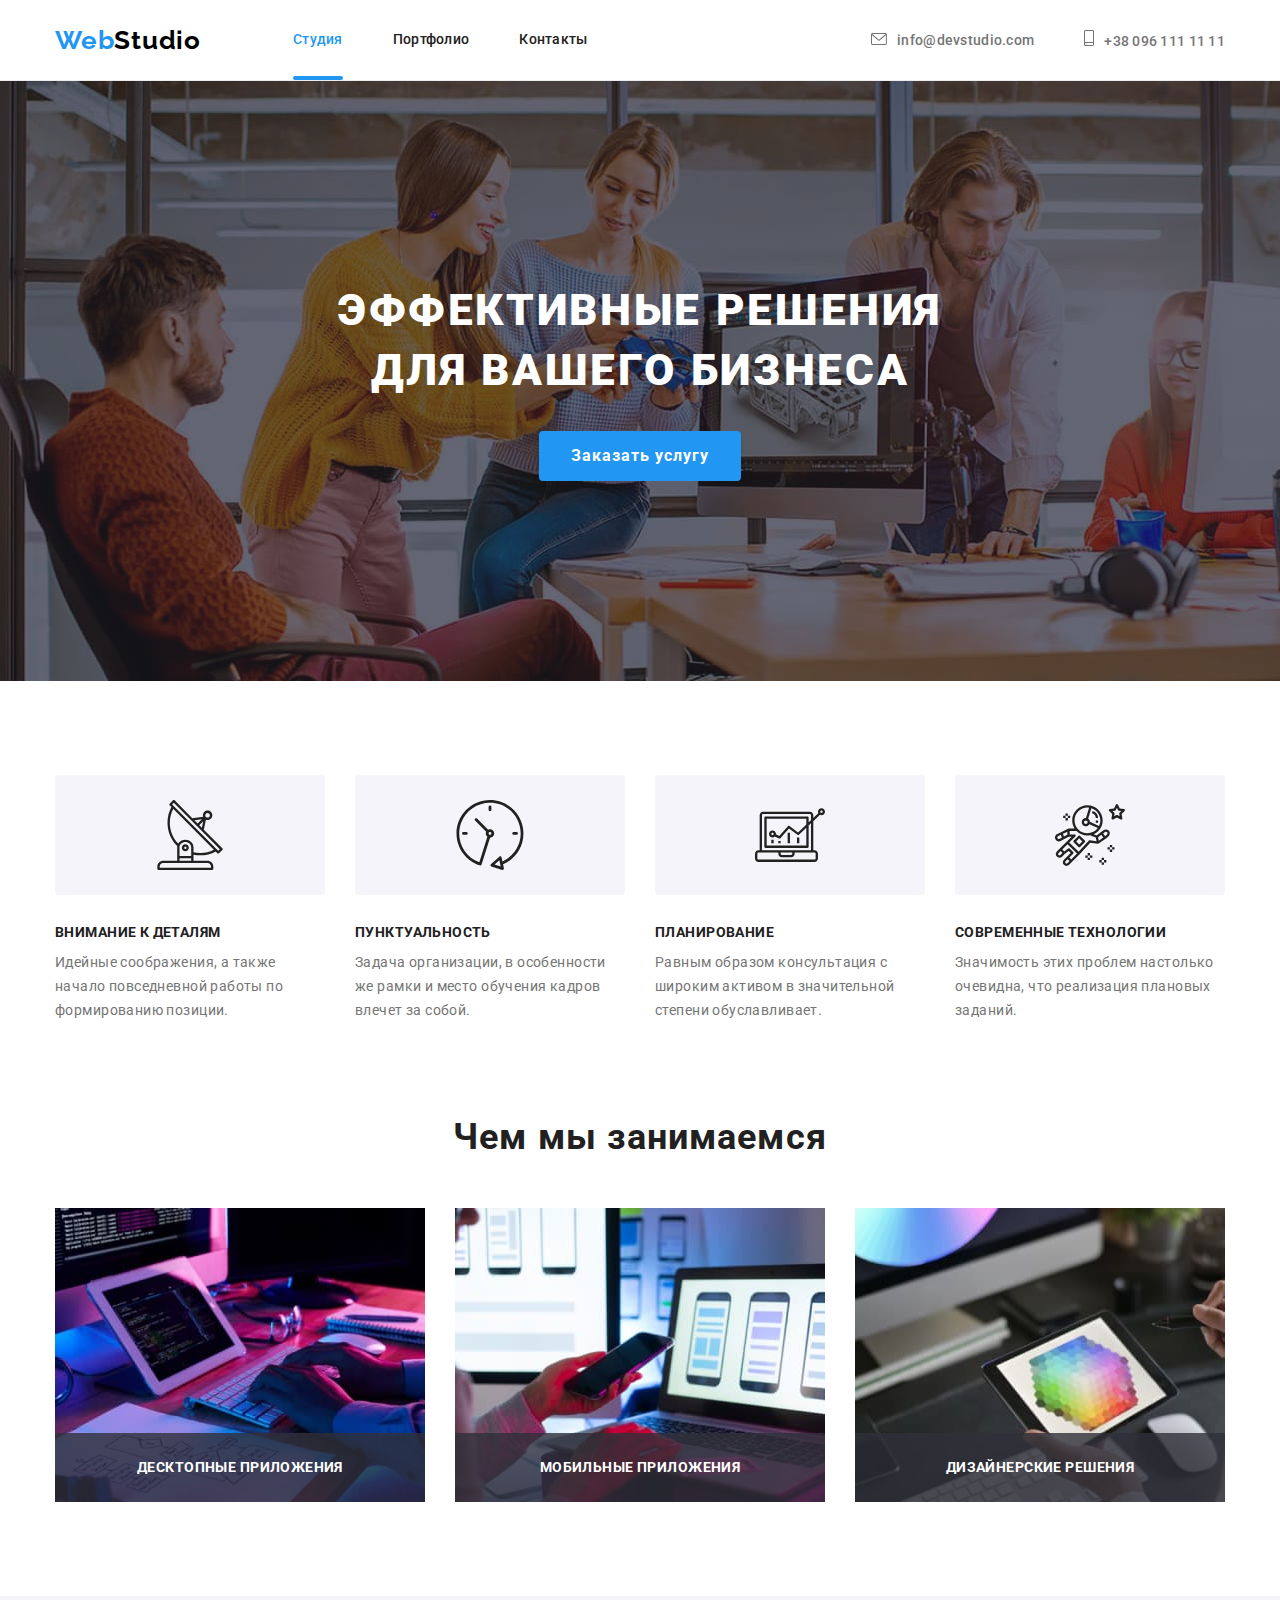
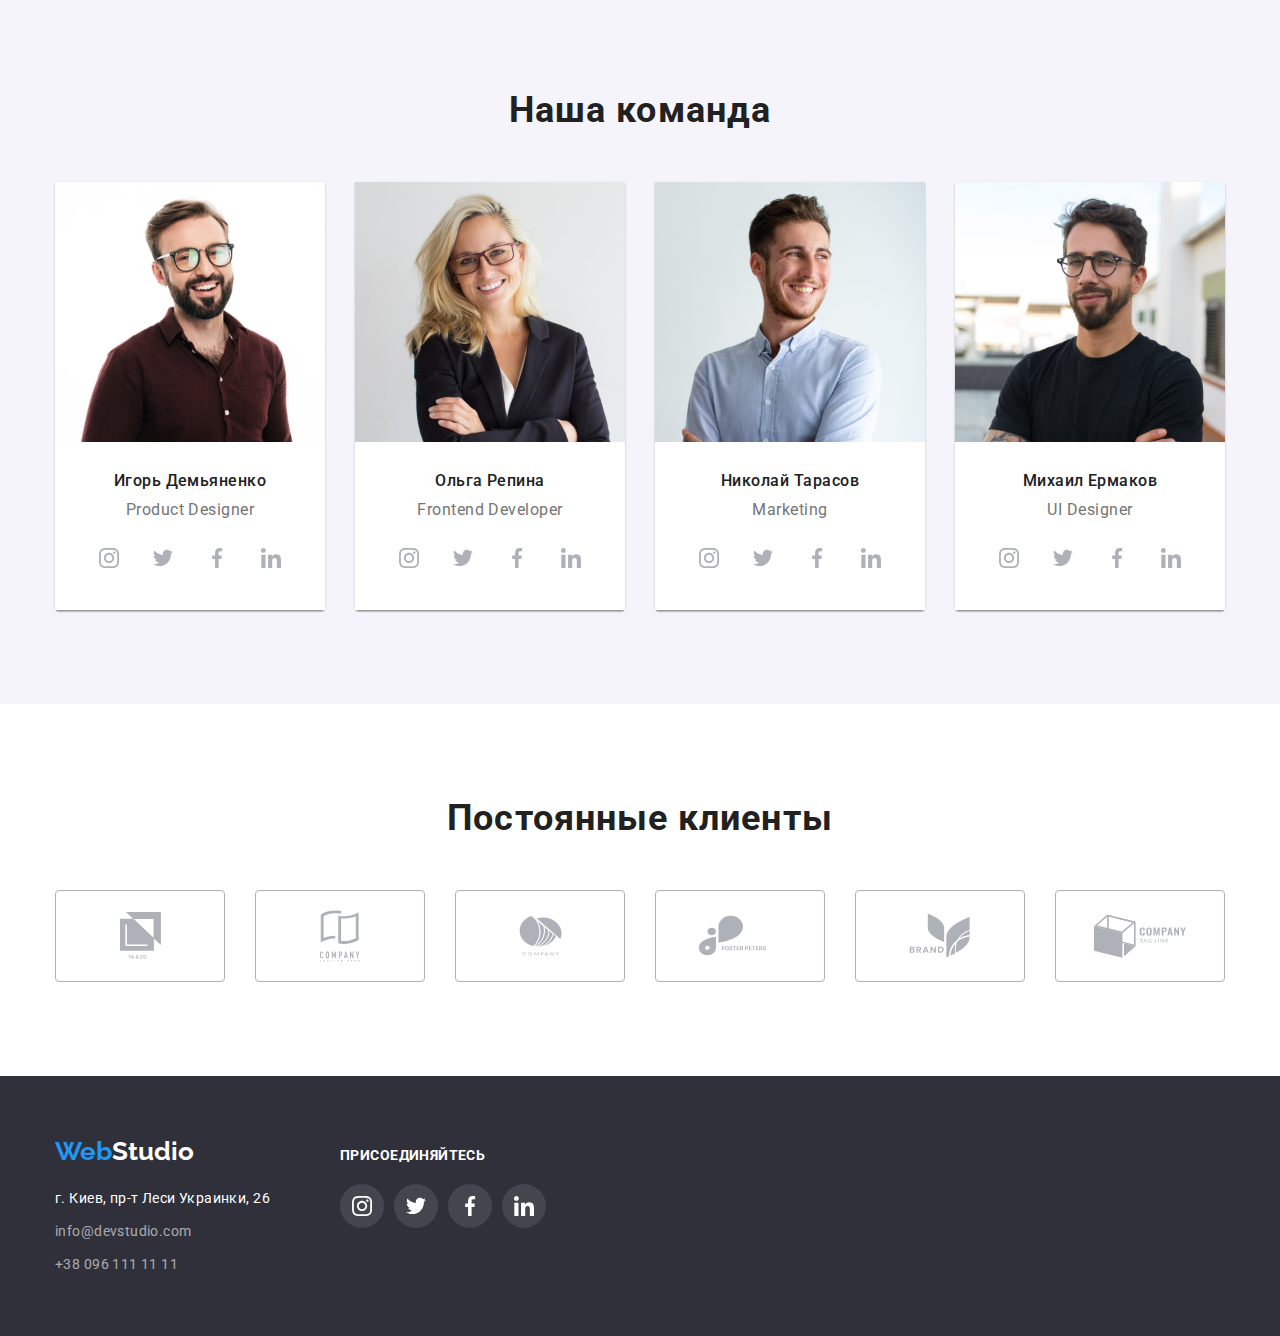
<file: index.html>
<!DOCTYPE html>
<html lang="ru">

<head>
	<meta charset="UTF-8" />
	<meta http-equiv="X-UA-Compatible" content="IE=edge" />
	<meta name="viewport" content="width=device-width, initial-scale=1.0" />
	<title>Студия</title>

	<link rel="preconnect" href="https://fonts.googleapis.com" />
	<link rel="preconnect" href="https://fonts.gstatic.com" />
	<link
		href="https://fonts.googleapis.com/css2?family=Raleway:wght@700&family=Roboto:wght@400;500;700;900&display=swap"
		rel="stylesheet" />
	<link rel="stylesheet" href="css/modern-normalize.css" />
	<link rel="stylesheet" href="css/styles.css" />
</head>

<body>
	<!--Header-->
	<header class="header-block">
		<div class="header-conteiner container">
			<nav class="nav-block">
				<!--Logo-->
				<div class="logo-web">
					<a href="./index.html" class="link-logo">
						<span class="web-color">Web</span>Studio</a>
				</div>

				<!--Menu Nav-->
				<ul class="nav-list">

					<li class="nav-link">
						<a href="./index.html" class="link-studio">Студия</a>
					</li>
					<li class="nav-link">
						<a href="./potrfolio.html" class="link-portfolio">Портфолио</a>
					</li>
					<li class="nav-link">
						<a href="#" class="link-contact">Контакты</a>
					</li>
				</ul>
			</nav>

			<!--Contact email and tel-->

			<ul class="contact-list">

				<li class="header-mail">
					<a href="mailto:info@devstudio.com" class="header-contact">
						<svg class="icon-envelope-smartphone" width="16" height="12">
							<use href="./images/icons.svg#icon-envelope"></use>
						</svg>info@devstudio.com</a>
				</li>
				<li class="header-tel">
					<a href="tel:+380961111111" class="header-contact">
						<svg class="icon-envelope-smartphone" width="10" height="16">
							<use href="./images/icons.svg#icon-smartphone"></use>
						</svg>+38 096 111 11 11</a>
				</li>
			</ul>
		</div>
	</header>

	<!-- Main -->
	<main class="main-block">
		<!-- Title H1 -->
		<section class="section-title">
			<div class="overlay">
				<h1 class="page-title">Эффективные решения для вашего бизнеса</h1>
				<button type="button" class="title-button" data-modal-open>Заказать услугу</button>
			</div>
		</section>

		<!-- Features group -->

		<section class="section-group">
			<div class="container">
				<h2 class="visually-hidden">Наши особенности</h2>

				<ul class="group-list">

					<li class="group-link">

						<div class="group-block">
							<svg class="group-icon" width="70" height="70">
								<use href="./images/icons.svg#icon-antenna"></use>
							</svg>
						</div>

						<h3 class="group-title">Внимание к деталям</h3>
						<p class="skills-text">
							Идейные соображения, а также начало повседневной работы по
							формированию позиции.
						</p>
					</li>

					<li class="group-link">
						<div class="group-block">
							<svg class="group-icon" width="70" height="70">
								<use href="./images/icons.svg#icon-clock"></use>
							</svg>
						</div>

						<h3 class="group-title">Пунктуальность</h3>
						<p class="skills-text">
							Задача организации, в особенности же рамки и место обучения
							кадров влечет за собой.
						</p>
					</li>

					<li class="group-link">
						<div class="group-block">
							<svg class="group-icon" width="70" height="70">
								<use href="./images/icons.svg#icon-diagram"></use>
							</svg>
						</div>

						<h3 class="group-title">Планирование</h3>
						<p class="skills-text">
							Равным образом консультация с широким активом в значительной
							степени обуславливает.
						</p>
					</li>

					<li class="group-link">
						<div class="group-block">
							<svg class="group-icon" width="70" height="70">
								<use href="./images/icons.svg#icon-astronaut"></use>
							</svg>
						</div>

						<h3 class="group-title">Современные технологии</h3>
						<p class="skills-text">
							Значимость этих проблем настолько очевидна, что реализация
							плановых заданий.
						</p>
					</li>

				</ul>
			</div>
		</section>

		<!-- Box -->
		<section class="section-box">
			<div class="container">
				<h2 class="box-title">Чем мы занимаемся</h2>
				<ul class="box-list">

					<li class="box-link">
						<img class="box-image" src="./images/img-box-1.jpg" alt="Блокнот_с_клавиатурой" width="370" />
						<div class="box-block">
							<h3 class="box-text">десктопные приложения</h3>
						</div>
					</li>

					<li class="box-link">
						<img class="box-image" src="./images/img-box-2.jpg" alt="Телефоны_на_ноутбуке_экране"
							width="370" />
						<div class="box-block">
							<h3 class="box-text">мобильные приложения</h3>
						</div>
					</li>

					<li class="box-link">
						<img class="box-image" src="./images/img-box-3.jpg" alt="Палитра_цветов_в_блокноте"
							width="370" />
						<div class="box-block">
							<h3 class="box-text">дизайнерские решения</h3>
						</div>
					</li>

				</ul>
			</div>
		</section>

		<!-- Teams -->
		<section class="section-teams">
			<div class="container">
				<h2 class="teams-title">Наша команда</h2>
				<ul class="team-list">

					<li class="team-link">
						<img class="team-img" src="./images/img-team-1.jpg" alt="Продукт_Дизайн" width="270" />
						<div class="team-card">
							<h3 class="name-teams">Игорь Демьяненко</h3>
							<p class="team-text">Product Designer</p>

							<ul class="social-list">
								<li class="social-roll">
									<a href=# class="social-link">
										<svg class="social-icon" width="20" height="20">
											<use href="./images/icons.svg#icon-instagram">
											</use>
										</svg>
									</a>
								</li>
								<li class="social-roll">
									<a href=# class="social-link">
										<svg class="social-icon" width="20" height="20">
											<use href="./images/icons.svg#icon-twitter">
											</use>
										</svg>
									</a>
								</li>
								<li class="social-roll">
									<a href=# class="social-link">
										<svg class="social-icon" width="20" height="20">
											<use href="./images/icons.svg#icon-facebook">
											</use>
										</svg>
									</a>
								</li>
								<li class="social-roll">
									<a href=# class="social-link">
										<svg class="social-icon" width="20" height="20">
											<use href="./images/icons.svg#icon-linkedin">
											</use>
										</svg>
									</a>
								</li>
							</ul>

						</div>
					</li>

					<li class="team-link">
						<img class="team-img" src="./images/img-team-2.jpg" alt="Фронтенд _Разработчик" width="270" />
						<div class="team-card">
							<h3 class="name-teams">Ольга Репина</h3>
							<p class="team-text">Frontend Developer</p>
							<ul class="social-list">
								<li class="social-roll">
									<a href=# class="social-link">
										<svg class="social-icon" width="20" height="20">
											<use href="./images/icons.svg#icon-instagram">
											</use>
										</svg>
									</a>
								</li>
								<li class="social-roll">
									<a href=# class="social-link">
										<svg class="social-icon" width="20" height="20">
											<use href="./images/icons.svg#icon-twitter">
											</use>
										</svg>
									</a>
								</li>
								<li class="social-roll">
									<a href=# class="social-link">
										<svg class="social-icon" width="20" height="20">
											<use href="./images/icons.svg#icon-facebook">
											</use>
										</svg>
									</a>
								</li>
								<li class="social-roll">
									<a href=# class="social-link">
										<svg class="social-icon" width="20" height="20">
											<use href="./images/icons.svg#icon-linkedin">
											</use>
										</svg>
									</a>
								</li>
							</ul>
						</div>
					</li>

					<li class="team-link">
						<img class="team-img" src="./images/img-team-3.jpg" alt="Маркетинг" width="270" />
						<div class="team-card">
							<h3 class="name-teams">Николай Тарасов</h3>
							<p class="team-text">Marketing</p>
							<ul class="social-list">
								<li class="social-roll">
									<a href=# class="social-link">
										<svg class="social-icon" width="20" height="20">
											<use href="./images/icons.svg#icon-instagram">
											</use>
										</svg>
									</a>
								</li>
								<li class="social-roll">
									<a href=# class="social-link">
										<svg class="social-icon" width="20" height="20">
											<use href="./images/icons.svg#icon-twitter">
											</use>
										</svg>
									</a>
								</li>
								<li class="social-roll">
									<a href=# class="social-link">
										<svg class="social-icon" width="20" height="20">
											<use href="./images/icons.svg#icon-facebook">
											</use>
										</svg>
									</a>
								</li>
								<li class="social-roll">
									<a href=# class="social-link">
										<svg class="social-icon" width="20" height="20">
											<use href="./images/icons.svg#icon-linkedin">
											</use>
										</svg>
									</a>
								</li>
							</ul>
						</div>
					</li>

					<li class="team-link">
						<img class="team-img" src="./images/img-team-4.jpg" alt="Дизайнер" width="270" />
						<div class="team-card">
							<h3 class="name-teams">Михаил Ермаков</h3>
							<p class="team-text">UI Designer</p>
							<ul class="social-list">
								<li class="social-roll">
									<a href=# class="social-link">
										<svg class="social-icon" width="20" height="20">
											<use href="./images/icons.svg#icon-instagram">
											</use>
										</svg>
									</a>
								</li>
								<li class="social-roll">
									<a href=# class="social-link">
										<svg class="social-icon" width="20" height="20">
											<use href="./images/icons.svg#icon-twitter">
											</use>
										</svg>
									</a>
								</li>
								<li class="social-roll">
									<a href=# class="social-link">
										<svg class="social-icon" width="20" height="20">
											<use href="./images/icons.svg#icon-facebook">
											</use>
										</svg>
									</a>
								</li>
								<li class="social-roll">
									<a href=# class="social-link">
										<svg class="social-icon" width="20" height="20">
											<use href="./images/icons.svg#icon-linkedin">
											</use>
										</svg>
									</a>
								</li>
							</ul>
						</div>
					</li>
				</ul>
			</div>
		</section>


		<!-- Regular clients -->

		<section class="section-clients">
			<div class="container">
				<h2 class="client-title">Постоянные клиенты</h2>
				<ul class="client-list">

					<li class="client-roll">
						<a href=# class="client-link">
							<svg class="client-icon" width="41" height="47">
								<use href="./images/icons.svg#icon-client1">
								</use>
							</svg>
						</a>
					</li>

					<li class="client-roll">
						<a href=# class="client-link">
							<svg class="client-icon" width="40" height="52">
								<use href="./images/icons.svg#icon-client2">
								</use>
							</svg>
						</a>
					</li>

					<li class="client-roll">
						<a href=# class="client-link">
							<svg class="client-icon" width="43" height="41">
								<use href="./images/icons.svg#icon-client3">
								</use>
							</svg>
						</a>
					</li>

					<li class="client-roll">
						<a href=# class="client-link">
							<svg class="client-icon" width="85" height="41">
								<use href="./images/icons.svg#icon-client4">
								</use>
							</svg>
						</a>
					</li>

					<li class="client-roll">
						<a href=# class="client-link">
							<svg class="client-icon" width="62" height="45">
								<use href="./images/icons.svg#icon-client5">
								</use>
							</svg>
						</a>
					</li>

					<li class="client-roll">
						<a href=# class="client-link">
							<svg class="client-icon" width="94" height="44">
								<use href="./images/icons.svg#icon-client6">
								</use>
							</svg>
						</a>
					</li>

				</ul>
			</div>
		</section>
	</main>

	<!-- Footer -->
	<footer class="section-footer">
		<div class="container footer-content">
			<div>
				<div class="footer-web">
					<a href="./index.html" class="web-logo">
						<span class="web-color">Web</span>Studio</a>
				</div>

				<!-- Address -->
				<address>
					<ul class="footer-item">

						<li class="footer-link">
							<a href="https://goo.gl/maps/CPtrU1FHBa2aNyZL9" class="address-footer" target="_blank"
								rel="noopener noreferrer">
								г. Киев, пр-т Леси Украинки, 26
							</a>
						</li>

						<li class="footer-link">
							<a href="mailto:info@devstudio.com" class="footer-contact">info@devstudio.com</a>
						</li>

						<li class="footer-link">
							<a href="tel:+380961111111" class="footer-contact">+38 096 111 11 11</a>
						</li>

					</ul>
				</address>
			</div>

			<!-- footer social-icon -->

			<div class="footer-social">
				<h3 class="footer-title">присоединяйтесь</h3>
				<ul class="footer-list">
					<li class="footer-icon-roll">
						<a href=# class="footer-icon-link">
							<svg class="footer-icon" width="20" height="20">
								<use href="./images/icons.svg#icon-instagram">
								</use>
							</svg>
						</a>
					</li>
					<li class="footer-icon-roll">
						<a href=# class="footer-icon-link">
							<svg class="footer-icon" width="20" height="20">
								<use href="./images/icons.svg#icon-twitter">
								</use>
							</svg>
						</a>
					</li>
					<li class="footer-icon-roll">
						<a href=# class="footer-icon-link">
							<svg class="footer-icon" width="20" height="20">
								<use href="./images/icons.svg#icon-facebook">
								</use>
							</svg>
						</a>
					</li>
					<li class="footer-icon-roll">
						<a href=# class="footer-icon-link">
							<svg class="footer-icon" width="20" height="20">
								<use href="./images/icons.svg#icon-linkedin">
								</use>
							</svg>
						</a>
					</li>
			</div>
		</div>
	</footer>

	<!-- Modal windows -->

	<div class="backdrop is-hidden" data-modal>
		<div class="modal">
			<button type="button" class="modal-close" data-modal-close>
				<svg class="icon-close" width="30px" height="30px">
					<use href="./images/icons.svg#icon-close" class="use-img"></use>
				</svg>
			</button>
		</div>
	</div>
	<script src="./js/modal.js"></script>

</body>

</html>
</file>
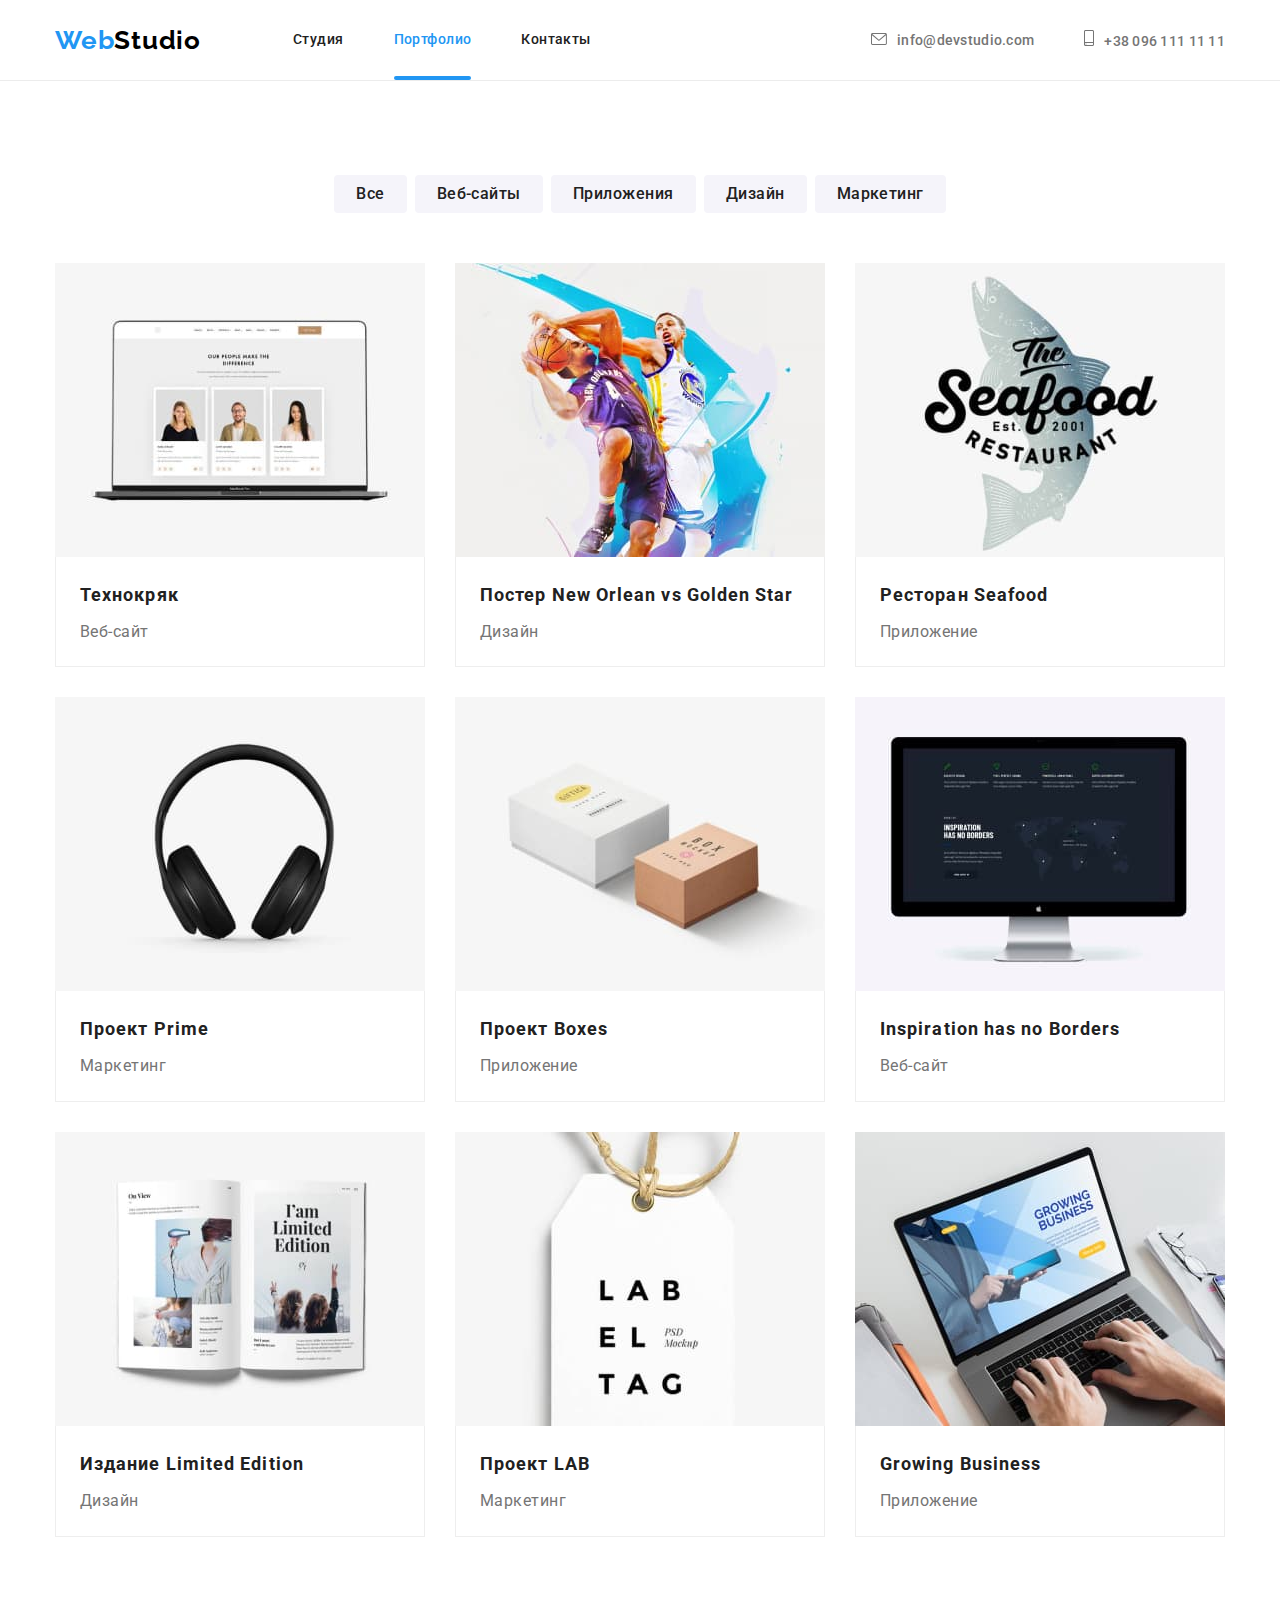
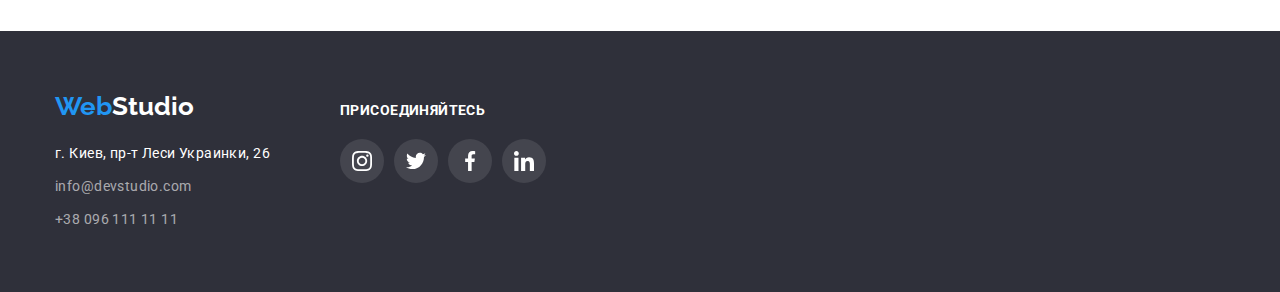
<file: potrfolio.html>
<!DOCTYPE html>
<html lang="ru">

<head>
    <meta charset="UTF-8" />
    <meta http-equiv="X-UA-Compatible" content="IE=edge" />
    <meta name="viewport" content="width=device-width, initial-scale=1.0" />
    <title>Портфолио</title>

    <link rel="preconnect" href="https://fonts.googleapis.com" />
    <link rel="preconnect" href="https://fonts.gstatic.com" />
    <link
        href="https://fonts.googleapis.com/css2?family=Raleway:wght@700&family=Roboto:wght@400;500;700;900&display=swap"
        rel="stylesheet" />
    <link rel="stylesheet" href="css/modern-normalize.css" />
    <link rel="stylesheet" href="css/styles.css" />
</head>

<body>
    <div class="container"></div>
    <!--Header-->
    <header class="header-block">
        <div class="header-conteiner container">
            <nav class="nav-block">
                <!--Logo-->
                <div class="logo-web">
                    <a href="./index.html" class="link-logo">
                        <span class="web-color">Web</span>Studio</a>
                </div>

                <!--Menu Nav-->
                <ul class="nav-list">

                    <li class="nav-link">
                        <a href="./index.html" class="link-studio-secondary">Студия</a>
                    </li>

                    <li class="nav-link">
                        <a href="./potrfolio.html" class="link-portfolio-secondary">Портфолио</a>
                    </li>

                    <li class="nav-link">
                        <a href="#" class="link-contact-secondary">Контакты</a>
                    </li>
                </ul>
            </nav>

            <!--Contact email and tel-->
            <ul class="contact-list">

                <li class="header-mail">
                    <a href="mailto:info@devstudio.com" class="header-contact">
                        <svg class="icon-envelope-smartphone" width="16" height="12">
                            <use href="./images/icons.svg#icon-envelope"></use>
                        </svg>info@devstudio.com</a>
                </li>
                <li class="header-tel">
                    <a href="tel:+380961111111" class="header-contact">
                        <svg class="icon-envelope-smartphone" width="10" height="16">
                            <use href="./images/icons.svg#icon-smartphone"></use>
                        </svg>+38 096 111 11 11</a>
                </li>
            </ul>
        </div>
    </header>

    <!-- Main -->
    <main class="main-block">
        <!-- container portfolio -->
        <!--must be present according to the rules  H1 and H2-->
        <section class="section-portflio">
            <div class="container">
                <h1 class="visually-hidden">Портфолио</h1>
                <!-- buttons-filters -->
                <ul class="button-filter-list">
                    <li class="button-filter-link">
                        <button type="button" class="filter-button">Все</button>
                    </li>

                    <li class="button-filter-link">
                        <button type="button" class="filter-button">Веб-сайты</button>
                    </li>

                    <li class="button-filter-link">
                        <button type="button" class="filter-button">Приложения</button>
                    </li>

                    <li class="button-filter-link">
                        <button type="button" class="filter-button">Дизайн</button>
                    </li>

                    <li class="button-filter-link">
                        <button type="button" class="filter-button">Маркетинг</button>
                    </li>
                </ul>

                <ul class="projects">
                    <!-- project 1 -->
                    <li class="project-link">
                        <div class="overlay">
                            <img class="project-image" src="./images/img-portfolio-1.jpg" alt="Ноутбук-веб-страница"
                                width="370" />
                            <p class="overlay-text">Ресурс предлагает комплексные предложения с разным уровнем
                                функционала и сервисов.
                                Все это позволит посетителю получить
                                исчерпывающие сведения о компании или частном лице.</p>
                        </div>
                        <div class="project-card">
                            <h2 class="poster-box">Технокряк</h2>
                            <p class="poster-text">Веб-сайт</p>
                        </div>

                    </li>

                    <!-- project 2 -->
                    <li class="project-link">
                        <div class="overlay">
                            <img class="project-image" src="./images/img-portfolio-2.jpg" alt="Постер-баскетбол"
                                width="370" />
                            <p class="overlay-text">Ресурс предлагает комплексные предложения с разным уровнем
                                функционала и сервисов.
                                Все это позволит посетителю получить
                                исчерпывающие сведения о компании или частном лице.</p>
                        </div>
                        <div class="project-card">
                            <h2 class="poster-box">Постер New Orlean vs Golden Star</h2>
                            <p class="poster-text">Дизайн</p>
                        </div>

                    </li>

                    <!-- project 3 -->
                    <li class="project-link">
                        <div class="overlay">
                            <img class="project-image" src="./images/img-portfolio-3.jpg" alt="Ресторан-рыба"
                                width="370" />
                            <p class="overlay-text">Ресурс предлагает комплексные предложения с разным уровнем
                                функционала и сервисов.
                                Все это позволит посетителю получить
                                исчерпывающие сведения о компании или частном лице.</p>
                        </div>
                        <div class="project-card">
                            <h2 class="poster-box">Ресторан Seafood</h2>
                            <p class="poster-text">Приложение</p>
                        </div>

                    </li>

                    <!-- project 4 -->
                    <li class="project-link">
                        <div class="overlay">
                            <img class="project-image" src="./images/img-portfolio-4.jpg" alt="Наушники-закрытые"
                                width="370" />
                            <p class="overlay-text">Ресурс предлагает комплексные предложения с разным уровнем
                                функционала и сервисов.
                                Все это позволит посетителю получить
                                исчерпывающие сведения о компании или частном лице.</p>
                        </div>
                        <div class="project-card">
                            <h2 class="poster-box">Проект Prime</h2>
                            <p class="poster-text">Маркетинг</p>
                        </div>
                    </li>

                    <!-- project 5 -->
                    <li class="project-link">
                        <div class="overlay">
                            <img class="project-image" src="./images/img-portfolio-5.jpg" alt="Две-коробки"
                                width="370" />
                            <p class="overlay-text">Ресурс предлагает комплексные предложения с разным уровнем
                                функционала и сервисов.
                                Все это позволит посетителю получить
                                исчерпывающие сведения о компании или частном лице.</p>
                        </div>
                        <div class="project-card">
                            <h2 class="poster-box">Проект Boxes</h2>
                            <p class="poster-text">Приложение</p>
                        </div>
                    </li>

                    <!-- project 6 -->
                    <li class="project-link">
                        <div class="overlay">
                            <img class="project-image" src="./images/img-portfolio-6.jpg" alt="Монитор-мак"
                                width="370" />
                            <p class="overlay-text">Ресурс предлагает комплексные предложения с разным уровнем
                                функционала и сервисов.
                                Все это позволит посетителю получить
                                исчерпывающие сведения о компании или частном лице.</p>
                        </div>
                        <div class="project-card">
                            <h2 class="poster-box">Inspiration has no Borders</h2>
                            <p class="poster-text">Веб-сайт</p>
                        </div>
                    </li>

                    <!-- project 7 -->
                    <li class="project-link">
                        <div class="overlay">
                            <img class="project-image" src="./images/img-portfolio-7.jpg" alt="Журнал" width="370" />
                            <p class="overlay-text">Ресурс предлагает комплексные предложения с разным уровнем
                                функционала и сервисов.
                                Все это позволит посетителю получить
                                исчерпывающие сведения о компании или частном лице.</p>
                        </div>
                        <div class="project-card">
                            <h2 class="poster-box">Издание Limited Edition</h2>
                            <p class="poster-text">Дизайн</p>
                        </div>
                    </li>

                    <!-- project 8 -->
                    <li class="project-link">
                        <div class="overlay">
                            <img class="project-image" src="./images/img-portfolio-8.jpg" alt="Метка" width="370" />
                            <p class="overlay-text">Ресурс предлагает комплексные предложения с разным уровнем
                                функционала и сервисов.
                                Все это позволит посетителю получить
                                исчерпывающие сведения о компании или частном лице.</p>
                        </div>
                        <div class="project-card">
                            <h2 class="poster-box">Проект LAB</h2>
                            <p class="poster-text">Маркетинг</p>
                        </div>
                    </li>

                    <!-- project 9 -->
                    <li class="project-link">
                        <div class="overlay">
                            <img class="project-image" src="./images/img-portfolio-9.jpg" alt="Ноутбук-печатают"
                                width="370" />
                            <p class="overlay-text">Ресурс предлагает комплексные предложения с разным уровнем
                                функционала и сервисов.
                                Все это позволит посетителю получить
                                исчерпывающие сведения о компании или частном лице.</p>
                        </div>
                        <div class="project-card">
                            <h2 class="poster-box">Growing Business</h2>
                            <p class="poster-text">Приложение</p>
                        </div>
                    </li>
                </ul>
            </div>
        </section>
    </main>

    <!-- Footer -->
    <footer class="section-footer">
        <div class="container footer-content">
            <div>
                <div class="footer-web">
                    <a href="./index.html" class="web-logo">
                        <span class="web-color">Web</span>Studio</a>
                </div>

                <!-- Address -->
                <address>
                    <ul class="footer-item">

                        <li class="footer-link">
                            <a href="https://goo.gl/maps/CPtrU1FHBa2aNyZL9" class="address-footer" target="_blank"
                                rel="noopener noreferrer">
                                г. Киев, пр-т Леси Украинки, 26
                            </a>
                        </li>

                        <li class="footer-link">
                            <a href="mailto:info@devstudio.com" class="footer-contact">info@devstudio.com</a>
                        </li>

                        <li class="footer-link">
                            <a href="tel:+380961111111" class="footer-contact">+38 096 111 11 11</a>
                        </li>

                    </ul>
                </address>
            </div>

            <!-- footer social-icon -->

            <div class="footer-social">
                <h3 class="footer-title">присоединяйтесь</h3>
                <ul class="footer-list">
                    <li class="footer-icon-roll">
                        <a href=# class="footer-icon-link">
                            <svg class="footer-icon" width="20" height="20">
                                <use href="./images/icons.svg#icon-instagram">
                                </use>
                            </svg>
                        </a>
                    </li>
                    <li class="footer-icon-roll">
                        <a href=# class="footer-icon-link">
                            <svg class="footer-icon" width="20" height="20">
                                <use href="./images/icons.svg#icon-twitter">
                                </use>
                            </svg>
                        </a>
                    </li>
                    <li class="footer-icon-roll">
                        <a href=# class="footer-icon-link">
                            <svg class="footer-icon" width="20" height="20">
                                <use href="./images/icons.svg#icon-facebook">
                                </use>
                            </svg>
                        </a>
                    </li>
                    <li class="footer-icon-roll">
                        <a href=# class="footer-icon-link">
                            <svg class="footer-icon" width="20" height="20">
                                <use href="./images/icons.svg#icon-linkedin">
                                </use>
                            </svg>
                        </a>
                    </li>
            </div>
        </div>
    </footer>
    <script src="./js/modal.js"></script>
</body>

</html>
</file>
<file: css/styles.css>
/* Global Styles */

/* TEST MARGIN    outline: 1px solid red; */

body {
	font-family: 'Roboto', sans-serif;
	padding: 0;
	margin: 0;
	font-weight: 400;
	font-size: 14px;
	color: #212121;
	background-color: #fff;
}

.visually-hidden {
	position: absolute;
	width: 1px;
	height: 1px;
	margin: -1px;
	border: 0;
	padding: 0;

	white-space: nowrap;
	clip-path: inset(100%);
	clip: rect(0 0 0 0);
	overflow: hidden;
}

h1,
h2,
h3,
h4,
h5,
h6 {
	margin: 0;
}

p {
	margin: 0;
}

ul,
ol {
	list-style: none;
	margin: 0;
	padding-left: 0;
}

.container {
	max-width: 1200px;
	margin: 0 auto;
	padding-left: 15px;
	padding-right: 15px;
}

.section-group,
.section-teams,
.section-portflio,
.section-clients {
	padding-bottom: 94px;
	padding-top: 94px;
}
/* Header */

.header-block {
	border-bottom: 1px solid #ececec;
}

.contact-list {
	display: flex;
	align-items: center;
	justify-content: space-between;
}
.link-studio,
.link-portfolio,
.link-contact,
.link-studio-secondary,
.link-portfolio-secondary,
.link-contact-secondary,
.header-contact {
	padding: 32px 0;
}
/* Logo */
.logo-web {
	font-family: 'Raleway';
	font-style: normal;
	font-weight: 700;
	font-size: 26px;
	line-height: 1.19;
	letter-spacing: 0.03em;
	color: #000;
}
.link-logo {
	text-decoration: none;
	color: #000;
	margin-right: 92px;
}
.web-color {
	color: #2196f3;
}

/* Menu Nav */

.nav-block,
.nav-list {
	display: flex;
	align-items: center;
}

.contact-list {
	display: flex;
	margin-left: auto;
	align-items: center;
}

.nav-link:not(:last-child) {
	margin-right: 50px;
}

.section-header {
	background-color: #ffffff;
}

.header-conteiner {
	display: flex;
	align-items: center;
}

.link-studio {
	font-weight: 500;
	font-style: normal;
	font-size: 14px;
	line-height: 1.14;
	letter-spacing: 0.02em;
	text-decoration: none;
	display: block;
	color: #2196f3;
	position: relative;
}

.link-portfolio,
.link-contact {
	font-weight: 500;
	font-style: normal;
	font-size: 14px;
	line-height: 1.14;
	letter-spacing: 0.02em;
	text-decoration: none;
	display: block;
	color: #212121;
	transition-property: color;
	transition-duration: 250ms;
	transition-timing-function: cubic-bezier(0.4, 0, 0.2, 1);
}

.link-studio:hover,
.link-studio:focus,
.link-portfolio:hover,
.link-portfolio:focus,
.link-contact:hover,
.link-contact:focus,
.header-contact:hover,
.header-contact:focus,
.footer-contact:hover,
.footer-contact:focus,
.link-studio-secondary:hover,
.link-studio-secondary:focus,
.link-portfolio-secondary:hover,
.link-portfolio-secondary:focus,
.link-contact-secondary:hover,
.link-contact-secondary:focus {
	color: #2196f3;
}

a.link-studio::after {
	content: '';
	position: absolute;
	display: block;
	bottom: 0px;
	left: 0px;
	width: 100%;
	height: 4px;
	background-color: #2196f3;
	border-radius: 2px;
}

/* Contact email and tel */
.header-contact {
	font-weight: 500;
	font-style: normal;
	font-size: 14px;
	line-height: 1.14;
	letter-spacing: 0.02em;
	text-decoration: none;
	align-items: center;
	color: #757575;
	transition-property: color;
	transition-duration: 250ms;
	transition-timing-function: cubic-bezier(0.4, 0, 0.2, 1);
}

.contact-list .header-mail + .header-tel {
	margin-left: 50px;
}

.icon-envelope-smartphone {
	margin-right: 10px;
	fill: #757575;
	transition-property: fill;
	transition-duration: 250ms;
	transition-timing-function: cubic-bezier(0.4, 0, 0.2, 1);
}

.header-contact:hover .icon-envelope-smartphone,
.header-contact:focus .icon-envelope-smartphone {
	fill: #2196f3;
}

/* Main */

/* Title H1 */
.section-title {
	padding: 200px 0px 200px 0px;
	text-align: center;
	/* background-color: #2f303a; */
	background-image: linear-gradient(
			rgba(47, 48, 58, 0.4),
			rgba(47, 48, 58, 0.4)
		),
		url(../images/img-hero.jpg);
	text-align: center;
	padding: 200px 0px;
	background-size: cover;
	background-repeat: no-repeat;
	max-width: 1600px;
	height: 600px;
	margin-left: auto;
	margin-right: auto;
}

.page-title {
	font-weight: 900;
	font-style: normal;
	font-size: 44px;
	line-height: 1.36;
	letter-spacing: 0.06em;
	text-align: center;
	color: #ffffff;
	text-transform: uppercase;
	margin: 0px auto 30px auto;
	width: 696px;
}

/* button-title  */
.title-button {
	font-weight: 700;
	font-style: normal;
	font-size: 16px;
	line-height: 1.87;
	letter-spacing: 0.06em;
	color: #ffffff;
	background-color: #2196f3;
	box-shadow: 0px 4px 4px rgba(0, 0, 0, 0.15);
	border-radius: 4px;
	cursor: pointer;
	display: block;
	margin: 0 auto;
	padding: 10px 32px;
	border: none;
}

.title-button:hover,
.title-button:focus {
	background-color: #00ccff;
	transition-property: background-color;
	transition-duration: 250ms;
	transition-timing-function: cubic-bezier(0.4, 0, 0.2, 1);
}
/* Features group */
.section-group {
	background-color: #ffffff;
}

.features-title {
	font-weight: 700;
	font-style: normal;
	font-size: 36px;
	line-height: 1.16;
	letter-spacing: 0.03em;
	color: #212121;
}

.group-title {
	font-weight: 700;
	font-style: normal;
	font-size: 14px;
	line-height: 1.14;
	letter-spacing: 0.03em;
	color: #212121;
	text-transform: uppercase;
	margin-bottom: 10px;
}

.skills-text {
	font-size: 14px;
	line-height: 1.71;
	letter-spacing: 0.03em;
	color: #757575;
}

.group-link:not(:last-child) {
	margin-right: 30px;
}

/* .features-title {
	display: none;
} */

.group-list {
	display: flex;
}

.group-link {
	width: 270px;
}

.group-block {
	display: flex;
	align-items: center;
	justify-content: center;
	background-color: #f5f4fa;
	width: 270px;
	height: 120px;
	margin-bottom: 30px;
	border-radius: 4px;
}
/* display: block;
	position: center; */

.group-icon {
	fill: #212121;
}

/* Box */
.section-box {
	background-color: #ffffff;
	padding-bottom: 94px;
}

.box-title {
	font-weight: 700;
	font-size: 36px;
	line-height: 1.16;
	letter-spacing: 0.03em;
	text-align: center;
	margin-bottom: 50px;
}

.box-link {
	position: relative;
}

.box-list {
	display: flex;
	gap: 30px;
	/* flex-wrap: wrap; */
	/* justify-content: space-between; */
	/* text-decoration: none; */
}
.box-image,
.client-icon {
	display: block;
}

.box-block {
	display: flex;
	justify-content: center;
	position: absolute;
	bottom: 0px;
	left: 0px;
	width: 100%;
	background-color: rgba(47, 48, 58, 0.8);
}

.box-text {
	font-style: normal;
	font-weight: 700;
	font-size: 14px;
	line-height: 1.14;
	text-align: center;
	letter-spacing: 0.03em;
	text-transform: uppercase;
	color: #ffffff;
	padding: 27px 0;
}

/* Teams */
.section-teams {
	background-color: #f5f4fa;
}

.teams-title {
	font-weight: 700;
	font-style: normal;
	font-size: 36px;
	line-height: 1.16;
	letter-spacing: 0.03em;
	text-align: center;
	margin-bottom: 50px;
}

.name-teams {
	font-weight: 500;
	font-style: normal;
	font-size: 16px;
	line-height: 1.18;
	letter-spacing: 0.03em;
	text-align: center;
	margin-bottom: 10px;
}

.team-text {
	font-weight: 400;
	font-size: 16px;
	line-height: 1.18;
	letter-spacing: 0.03em;
	text-align: center;
	color: #757575;
	margin-bottom: 16px;
}

.team-list {
	display: flex;
	gap: 30px;
	/* justify-content: space-between; */
}
.team-link {
	box-shadow: 0px 1px 3px rgba(0, 0, 0, 0.12), 0px 1px 1px rgba(0, 0, 0, 0.14),
		0px 2px 1px rgba(0, 0, 0, 0.2);
	border-radius: 0px 0px 4px 4px;
}

.team-img {
	display: block;
}

.team-card {
	padding: 30px 32px;
	background-color: #ffffff;
}

/* social ions */

.social-link {
	display: flex;
	align-items: center;
	justify-content: center;
	color: #fff;
	width: 44px;
	height: 44px;
	background-color: #fff;
	border-radius: 50%;
	transition-property: background-color;
	transition-duration: 250ms;
	transition-timing-function: cubic-bezier(0.4, 0, 0.2, 1);
}

.social-list {
	display: flex;
	align-items: center;
	justify-content: center;
	gap: 10px;
}

.social-roll {
	display: flex;

	/* justify-content: ; */
}
.social-icon {
	fill: #afb1b8;
	transition-property: fill;
	transition-duration: 250ms;
	transition-timing-function: cubic-bezier(0.4, 0, 0.2, 1);
}

.social-link:hover,
.social-link:focus {
	background-color: #2196f3;
}

.social-link:hover .social-icon,
.social-link:focus .social-icon {
	fill: #fff;
}

/* Regular clients */

.client-title {
	font-style: normal;
	font-weight: 700;
	font-size: 36px;
	line-height: 1.16;
	text-align: center;
	letter-spacing: 0.03em;
	color: #212121;
	padding-bottom: 50px;
}

/* .group-block {
	display: flex;
	align-items: center;
	justify-content: center;
	background-color: #f5f4fa;
	width: 270px;
	height: 120px;
	margin-bottom: 30px;
	border-radius: 4px;}

	display: block;
	position: center; */

.client-list {
	display: flex;
	/* flex-wrap: wrap; */
	justify-content: center;
	gap: 30px;
	/* flex-basis: calc((100% - 150px) / 5); */
}

/* .clients-list {
	display: flex;
	flex-direction: column;
	justify-content: center;
	margin-left: -30px;
} */

.client-link {
	display: flex;
	align-items: center;
	justify-content: center;
	width: 170px;
	height: 92px;
	box-sizing: border-box;
	border: 1px solid #afb1b8;
	border-radius: 4px;
	transition-property: border;
	transition-duration: 250ms;
	transition-timing-function: cubic-bezier(0.4, 0, 0.2, 1);
}

.client-icon {
	/* fill: currentColor; */
	fill: #afb1b8;
	transition-property: fill;
	transition-duration: 250ms;
	transition-timing-function: cubic-bezier(0.4, 0, 0.2, 1);
}

.client-roll {
}
/* .client-link:hover,
.client-link:focus,
.client-icon:hover,
.client-icon:focus {
	fill: #2196f3;
	border-color: #2196f3;
} */

.client-link:hover,
.client-link:focus {
	border: 1px solid #2196f3;
}

.client-link:hover .client-icon,
.client-link:focus .client-icon {
	fill: #2196f3;
}

/* Footer */
.section-footer {
	background-color: #2f303a;
	padding: 60px 0;
}

.web-logo {
	color: #ffffff;
	text-decoration: none;
}

.footer-web {
	font-family: 'Raleway';
	font-weight: 700;
	font-size: 26px;
	line-height: 1.19;
	color: #ffffff;
}

/* address */
.address-footer {
	font-weight: 400;
	font-style: normal;
	font-size: 14px;
	line-height: 1.71;
	letter-spacing: 0.03em;
	color: #ffffff;
	text-decoration: none;
	transition-property: color;
	transition-duration: 250ms;
	transition-timing-function: cubic-bezier(0.4, 0, 0.2, 1);
}

/* email tel */
.footer-contact {
	font-weight: 400;
	font-style: normal;
	font-size: 14px;
	line-height: 1.71;
	letter-spacing: 0.03em;
	color: rgba(255, 255, 255, 0.6);
	text-decoration: none;
	transition-property: color;
	transition-duration: 250ms;
	transition-timing-function: cubic-bezier(0.4, 0, 0.2, 1);
}
.footer-link:not(:last-child) {
	margin-bottom: 9px;
}
.web-logo {
	display: inline-block;
	margin-bottom: 20px;
}

/* footer social icon */
.footer-title {
	font-style: normal;
	font-weight: 700;
	font-size: 14px;
	line-height: 1.14;
	letter-spacing: 0.03em;
	text-transform: uppercase;
	align-items: center;
	color: #ffffff;
	margin-bottom: 20px;
}

.footer-content {
	align-items: baseline;
	display: flex;
}
.footer-social {
	box-sizing: border-box;
	display: block;
	min-width: 206px;
	margin-left: 70px;
}

.footer-list {
	display: flex;
}

/* .footer-flex {
	/* display: flex; */

.footer-icon {
	fill: #fff;
}

.footer-icon-link {
	display: flex;
	align-items: center;
	justify-content: center;
	width: 44px;
	height: 44px;
	background-color: rgba(255, 255, 255, 0.1);
	border-radius: 50%;
	transition-property: background-color;
	transition-duration: 250ms;
	transition-timing-function: cubic-bezier(0.4, 0, 0.2, 1);
}

/* .footer-icon-roll {
	gap: 10px;
} */
.footer-icon-roll:not(:last-child) {
	margin-right: 10px;
}

.footer-icon-link:hover,
.footer-icon-link:focus {
	background-color: #2196f3;
}

/* portfolio */
.section-portflio {
	background-color: #ffffff;
}

.link-portfolio-secondary {
	font-weight: 500;
	font-style: normal;
	font-size: 14px;
	line-height: 1.14;
	letter-spacing: 0.03em;
	color: #2196f3;
	text-decoration: none;
	display: block;
	position: relative;
}

a.link-portfolio-secondary::after {
	content: '';
	position: absolute;
	display: block;
	bottom: 0px;
	left: 0px;
	width: 100%;
	height: 4px;
	background-color: #2196f3;
	border-radius: 2px;
}

.link-studio-secondary,
.link-contact-secondary {
	font-weight: 500;
	font-style: normal;
	font-size: 14px;
	line-height: 1.14;
	letter-spacing: 0.03em;
	color: #212121;
	text-decoration: none;
	display: block;
	transition-property: color;
	transition-duration: 250ms;
	transition-timing-function: cubic-bezier(0.4, 0, 0.2, 1);
}

.link-studio-secondary:hover,
.link-portfolio-secondary:hover,
.link-contact-secondary:hover,
.address-footer:hover {
	color: #2196f3;
}

/* buttons-filters-portfolio */

.project-link:hover {
	cursor: pointer;
	transition-property: box-shadow;
	transition-duration: 250ms;
	transition-timing-function: cubic-bezier(0.4, 0, 0.2, 1);
	box-shadow: 0px 1px 1px rgba(0, 0, 0, 0.12), 0px 4px 4px rgba(0, 0, 0, 0.06),
		1px 4px 6px rgba(0, 0, 0, 0.16);
}

.page-title-poster {
	font-weight: 900;
	font-style: normal;
	font-size: 44px;
	line-height: 1.36;
	color: #212121;
	visibility: hidden;
}

.title-poster {
	font-weight: 700;
	font-style: normal;
	font-size: 36px;
	line-height: 1.16;
	letter-spacing: 0.06em;
	color: #212121;
}

.filter-button {
	font-style: normal;
	font-weight: 500;
	font-size: 16px;
	line-height: 1.6;
	letter-spacing: 0.03em;
	color: #212121;
	background-color: #f5f4fa;
	cursor: pointer;
	border-radius: 4px;
	border: none;
	text-align: center;
	padding: 6px 22px;
	transition-property: background-color;
	transition-duration: 250ms;
	transition-timing-function: cubic-bezier(0.4, 0, 0.2, 1);
}

.button-filter-link:not(:last-child) {
	margin-right: 8px;
}

.filter-button:hover,
.filter-button:focus {
	box-shadow: 0px 3px 1px rgba(0, 0, 0, 0.1), 0px 1px 2px rgba(0, 0, 0, 0.08),
		0px 2px 2px rgba(0, 0, 0, 0.12);
	border-radius: 4px;
	background-color: #2196f3;
	color: #ffffff;
	transition-property: background-color, box-shadow;
	transition-duration: 250ms;
	transition-timing-function: cubic-bezier(0.4, 0, 0.2, 1);
}

/* projects poster */

.button-filter-list {
	display: flex;
	align-items: center;
	justify-content: center;
	margin-bottom: 50px;
}

.poster-box {
	font-style: normal;
	font-weight: 700;
	font-size: 18px;
	line-height: 2;
	letter-spacing: 0.06em;
	color: #212121;
	margin: 0px 0px 4px 0px;
}

.poster-text {
	font-style: normal;
	font-weight: 400;
	font-size: 16px;
	line-height: 1.87;
	letter-spacing: 0.03em;
	color: #757575;
}

.project-box {
	position: relative;
	display: inline-block;
}

.projects {
	display: flex;
	flex-wrap: wrap;
	justify-content: center;
	gap: 30px;
	flex-basis: calc((100% - 60px) / 3);
}

.project-image {
	display: block;
}

.project-card {
	padding: 20px 24px;
	border-left: 1px solid #eeeeee;
	border-right: 1px solid #eeeeee;
	border-bottom: 1px solid #eeeeee;
}

/* Overlay */

.overlay {
	position: relative;
	overflow: hidden;
}

.project-link {
	/* width: calc((100% - 60px) / 3); */
	position: relative;
}

.overlay-text {
	position: absolute;
	top: 0;
	height: 100%;
	font-style: normal;
	font-weight: normal;
	font-size: 18px;
	line-height: 1.56;
	letter-spacing: 0.03em;
	text-align: left;
	color: rgb(255, 255, 255);
	transform: translateY(100%);
	background-color: rgba(33, 150, 243, 0.9);
	padding: 63px 24px;
	height: 100%;
	overflow: auto;
	transform: translateY(100%);
	/* transition: transform 300ms linear; */
	transition: transform 250ms cubic-bezier(0.4, 0, 0.2, 1);
}

.project-link:hover .overlay-text,
.project-link:focus .overlay-text {
	transform: translateY(0);
}

/* Modal window */

.backdrop {
	position: fixed;
	top: 0;
	left: 0;
	width: 100%;
	height: 100%;
	background-color: rgba(0, 0, 0, 0.2);
	transition: opacity 250ms cubic-bezier(0.4, 0, 0.2, 1);
}

.is-hidden {
	opacity: 0;
	visibility: hidden;
	pointer-events: none;
}

.modal {
	width: 528px;
	height: 581px;
	top: 50%;
	left: 50%;
	transform: translate(-50%, -50%) scale(1) rotate(0);
	position: absolute;
	border-radius: 4px;
	background-color: #fff;
	/* transition: opacity 250ms cubic-bezier(0.4, 0, 0.2, 1); */
	padding: 45px;
}

.modal-close {
	top: 8px;
	right: 8px;
	width: 30px;
	height: 30px;
	position: absolute;
	cursor: pointer;
	display: flex;
	align-items: center;
	justify-content: center;
	border-radius: 50%;
	background-color: #ffffff;
	border: 1px solid #999999;
}
</file>
